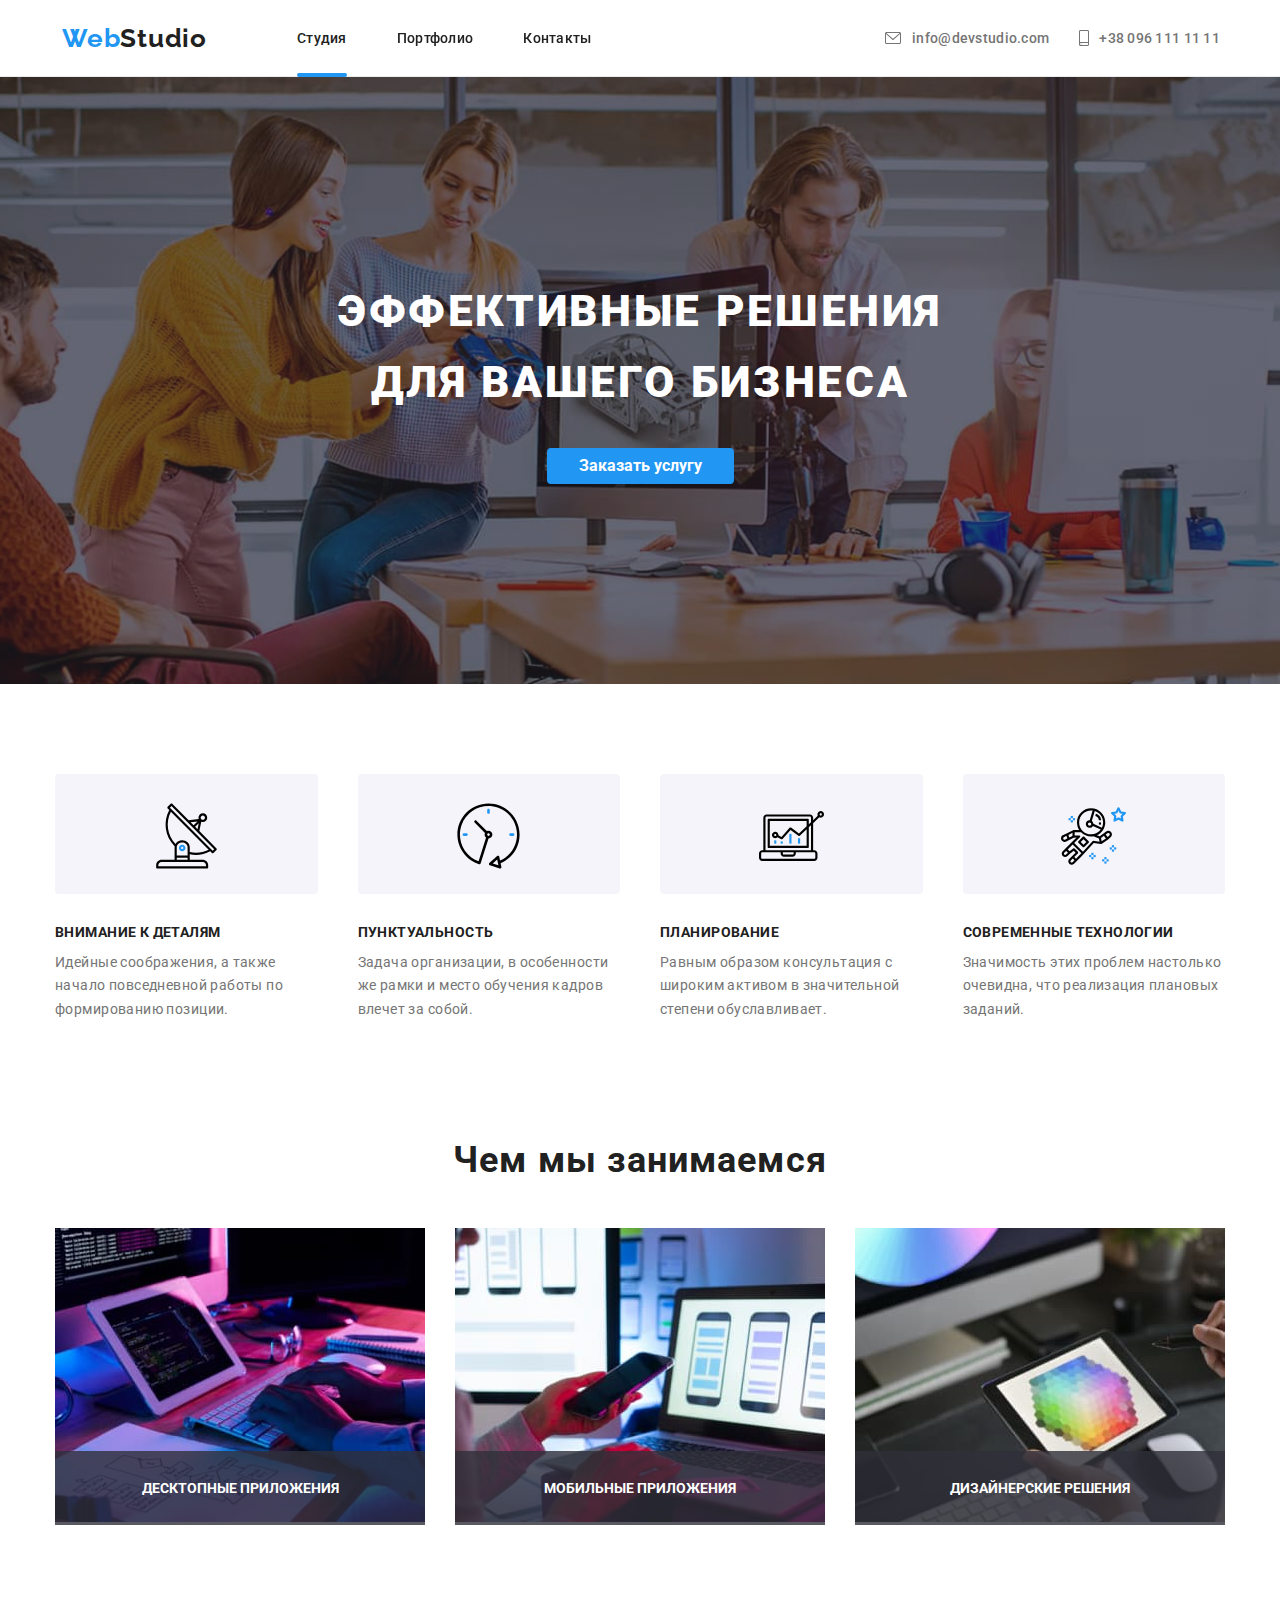
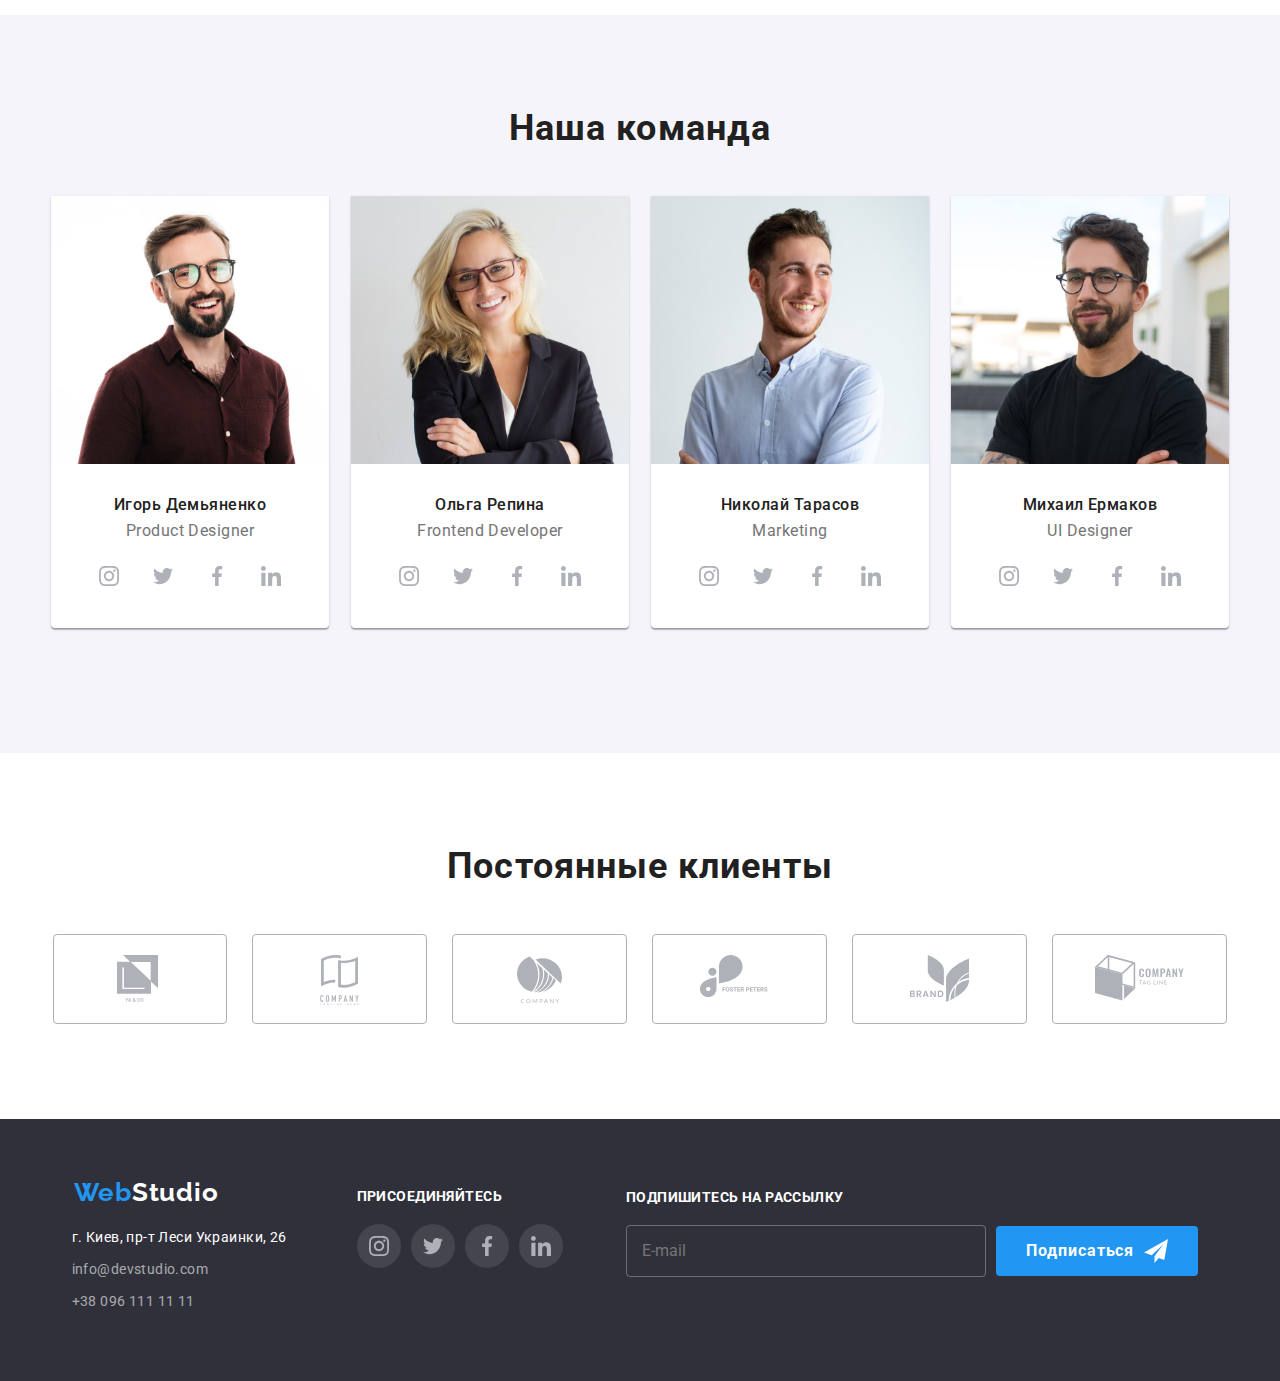
<file: index.html>
<!DOCTYPE html>
<html lang="ru">

<head>
    <meta charset="UTF-8">
    <meta name="viewport" content="width=device-width, initial-scale=1.0">

    <link rel="preconnect" href="https://fonts.gstatic.com">
    <link href="https://fonts.googleapis.com/css2?family=Raleway:wght@400;500;700;900&display=swap" rel="stylesheet">
    <link
        href="https://fonts.googleapis.com/css2?family=Raleway:wght@400;500;700;900&family=Roboto:wght@700&display=swap"
        rel="stylesheet">
    <link rel="stylesheet" href="./css/eric-meyer-reset.min_.css">
    <link rel="stylesheet" href="./css/mine.min.css">
    <title>Web Studio</title>
</head>

<body>
    <header>
        <div class="header-container">
            <div class="logo-container">
                <a class="nav-logo" href="./index.html">
                    <span class="nav-logo-web">
                        <span class="nav-logo-web-decoration">V</span>eb<span
                            class="nav-logo-web-decoration-studio">Studio</span>
                    </span>
                </a>

                <button class="header-btn">
                    <svg class="header-icon icon-burger" width="24" height="16">
                        <use xlink:href="sprite.svg#burger-menu"></use>

                    </svg>
                    <svg class="header-icon icon-close" width="19" height="19" style="display: none;">
                        <use xlink:href="sprite.svg#burger-close"></use>
                    </svg>
                </button>


            </div>

            <nav class="nav">
                <ul class="nav-list nav-list-link">
                    <li><a href="index.html">Студия</a></li>
                    <li><a href="portfolio.html">Портфолио</a></li>
                    <li><a href="">Контакты</a></li>
                </ul>
                <ul class="nav-list nav-list-contact">
                    <li>
                        <span>
                            <svg class="nav-list-icon icon-email">
                                <use xlink:href="sprite.svg#email"></use>
                            </svg>
                        </span>
                        <a href="mailto:info@devstudio.com">info@devstudio.com</a>
                    </li>
                    <li>
                        <span>
                            <svg class="nav-list-icon">
                                <use xlink:href="sprite.svg#tel"></use>
                            </svg>
                        </span>
                        <a href="tel:+3809611111113">+38 096 111 11 11</a>
                    </li>
                </ul>
            </nav>

        </div>
    </header>
    <main>
        <section class="hero">
            <h1>Эффективные решения <br> для вашего бизнеса</h1>
            <a class="modal-open" href="">Заказать услугу</a>
        </section>
        <section class="advantage">
            <div class="adventage-container">
                <h2 style="display: none;">Преимущество</h2>
                <ul class="advantage-list">
                    <li class="advantage-list-item">
                        <div class="advantage-list-item-wrapper">
                            <svg class="advantage-icon advantage-icon-first">
                                <use xlink:href="sprite.svg#antenna"></use>
                            </svg>
                        </div>
                        <h3>Внимание к деталям</h3>
                        <p>Идейные соображения, а также начало повседневной работы по формированию позиции.</p>

                    </li>
                    <li class="advantage-list-item">
                        <div class="advantage-list-item-wrapper">
                            <svg class="advantage-icon">
                                <use xlink:href="sprite.svg#clock"></use>
                            </svg>
                        </div>
                        <h3>Пунктуальность</h3>
                        <p>Задача организации, в особенности же рамки и место обучения кадров влечет за собой.</p>
                    </li>
                    <li class="advantage-list-item">
                        <div class="advantage-list-item-wrapper">
                            <svg class="advantage-icon">
                                <use xlink:href="sprite.svg#comp"></use>
                            </svg>
                        </div>
                        <h3>Планирование</h3>
                        <p>Равным образом консультация с широким активом в значительной степени обуславливает.</p>
                    </li>
                    <li class="advantage-list-item">
                        <div class="advantage-list-item-wrapper">
                            <svg class="advantage-icon">
                                <use xlink:href="sprite.svg#astronavt"></use>
                            </svg>
                        </div>
                        <h3>Современные технологии</h3>
                        <p>Значимость этих проблем настолько очевидна, что реализация плановых заданий.</p>
                    </li>
                </ul>
            </div>
        </section>
        <section class="activity">
            <div class="activity-container">
                <h2>Чем мы занимаемся</h2>

                <ul class="activity-list">
                    <li><img src="./image/section_3_1.jpg" alt="ноутбук" width="370" height="294">
                        <p class="activity-name">
                            Десктопные приложения
                        </p>
                    </li>
                    <li><img src="./image/section_3_2.jpg" alt="смартфон" width="370" height="294">
                        <p class="activity-name">
                            Мобильные приложения
                        </p>
                    </li>
                    <li><img src="./image/section_3_3.jpg" alt="компьютер" width="370" height="294">
                        <p class="activity-name">
                            Дизайнерские решения
                        </p>
                    </li>
                </ul>
            </div>

        </section>
        <section class="team">
            <div class="team-container">
                <h2>Наша команда</h2>
                <ul class="team-employer">
                    <li class="team-employer-item">
                        <img srcset="./image/section_4_1.jpg 1x, ./image/section_4_1x2.jpg 2x"
                            src="./image/section_4_1.jpg" alt="Фото дизайнера" width="100%">
                        <h3>Игорь Демьяненко</h3>
                        <p lang="en">Product Designer</p>

                        <ul class="team-socials">
                            <li>
                                <a href="" title="instagramm">
                                    <svg class="team-socials-icon">
                                        <use xlink:href="sprite.svg#instagram"></use>
                                    </svg>
                                </a>
                            </li>
                            <li>
                                <a href="" title="twitter">
                                    <svg class="team-socials-icon">
                                        <use xlink:href="sprite.svg#twitter"></use>
                                    </svg>
                                </a>
                            </li>
                            <li>
                                <a href="" title="faceboock">
                                    <svg class="team-socials-icon">
                                        <use xlink:href="sprite.svg#facebook"></use>
                                    </svg>
                                </a>
                            </li>

                            <li>
                                <a href="" title="linkedin">
                                    <svg class="team-socials-icon">
                                        <use xlink:href="sprite.svg#linkedin"></use>
                                    </svg>
                                </a>
                            </li>
                        </ul>

                    </li>
                    <li class="team-employer-item">
                        <img srcset="./image/section_4_2.jpg 1x, ./image/section_4_2x2.jpg 2x"
                            src="./image/section_4_2.jpg" alt="Фото разработчика" width="100%">
                        <h3>Ольга Репина</h3>
                        <p lang="en">Frontend Developer</p>
                        <ul class="team-socials">
                            <li>
                                <a href="" title="instagramm">
                                    <svg class="team-socials-icon">
                                        <use xlink:href="sprite.svg#instagram"></use>
                                    </svg>
                                </a>
                            </li>
                            <li>
                                <a href="" title="twitter">
                                    <svg class="team-socials-icon">
                                        <use xlink:href="sprite.svg#twitter"></use>
                                    </svg>
                                </a>
                            </li>
                            <li>
                                <a href="" title="faceboock">
                                    <svg class="team-socials-icon">
                                        <use xlink:href="sprite.svg#facebook"></use>
                                    </svg>
                                </a>
                            </li>

                            <li>
                                <a href="" title="linkedin">
                                    <svg class="team-socials-icon">
                                        <use xlink:href="sprite.svg#linkedin"></use>
                                    </svg>
                                </a>
                            </li>
                        </ul>
                    </li>
                    <li class="team-employer-item">
                        <img srcset="./image/section_4_3.jpg 1x, ./image/section_4_3x2.jpg 2x"
                            src="./image/section_4_3.jpg" alt="Фото маркетолога" width="100%">
                        <h3>Николай Тарасов</h3>
                        <p lang="en">Marketing</p>
                        <ul class="team-socials">
                            <li>
                                <a href="" title="instagramm">
                                    <svg class="team-socials-icon">
                                        <use xlink:href="sprite.svg#instagram"></use>
                                    </svg>
                                </a>
                            </li>
                            <li>
                                <a href="" title="twitter">
                                    <svg class="team-socials-icon">
                                        <use xlink:href="sprite.svg#twitter"></use>
                                    </svg>
                                </a>
                            </li>
                            <li>
                                <a href="" title="faceboock">
                                    <svg class="team-socials-icon">
                                        <use xlink:href="sprite.svg#facebook"></use>
                                    </svg>
                                </a>
                            </li>

                            <li>
                                <a href="" title="linkedin">
                                    <svg class="team-socials-icon">
                                        <use xlink:href="sprite.svg#linkedin"></use>
                                    </svg>
                                </a>
                            </li>
                        </ul>
                    </li>
                    <li class="team-employer-item">
                        <img srcset="./image/section_4_4.jpg 1x, ./image/section_4_4x2.jpg 2x"
                            src="./image/section_4_4.jpg" alt="Фото дизайнера" width="100%">
                        <h3>Михаил Ермаков</h3>
                        <p lang="en">UI Designer</p>
                        <ul class="team-socials">
                            <li>
                                <a href="" title="instagramm">
                                    <svg class="team-socials-icon">
                                        <use xlink:href="sprite.svg#instagram"></use>
                                    </svg>
                                </a>
                            </li>
                            <li>
                                <a href="" title="twitter">
                                    <svg class="team-socials-icon">
                                        <use xlink:href="sprite.svg#twitter"></use>
                                    </svg>
                                </a>
                            </li>
                            <li>
                                <a href="" title="faceboock">
                                    <svg class="team-socials-icon">
                                        <use xlink:href="sprite.svg#facebook"></use>
                                    </svg>
                                </a>
                            </li>

                            <li>
                                <a href="" title="linkedin">
                                    <svg class="team-socials-icon">
                                        <use xlink:href="sprite.svg#linkedin"></use>
                                    </svg>
                                </a>
                            </li>
                        </ul>
                    </li>
                </ul>
            </div>
        </section>
        <section class="partners">
            <div class="partners-container">
                <h2 class="partners-header">Постоянные клиенты</h2>
                <ol class="partners-list">
                    <li>
                        <a class="partners-link" href="" title="ya&go">
                            <svg class="partners-icon">
                                <use xlink:href="sprite.svg#yaGo"></use>
                            </svg>
                        </a>
                    </li>
                    <li>
                        <a class="partners-link" href="" title="tagline">
                            <svg class="partners-icon">
                                <use xlink:href="sprite.svg#tagline"></use>
                            </svg>
                        </a>
                    </li>
                    <li>
                        <a class="partners-link" href="" title="sber">
                            <svg class="partners-icon">
                                <use xlink:href="sprite.svg#sber"></use>
                            </svg>
                        </a>
                    </li>
                    <li>
                        <a class="partners-link foster_pepers" href="" title="foster pepers">
                            <svg class="partners-icon">
                                <use xlink:href="sprite.svg#foster_pepers"></use>
                            </svg>
                        </a>
                    </li>
                    <li>
                        <a class="partners-link brand" href="" title="brand">
                            <svg class="partners-icon">
                                <use xlink:href="sprite.svg#brand"></use>
                            </svg>
                        </a>
                    </li>
                    <li>
                        <a class="partners-link tag" href="" title="tag">
                            <svg class="partners-icon">
                                <use xlink:href="sprite.svg#tag"></use>
                            </svg>
                        </a>
                    </li>
                </ol>
            </div>





        </section>
    </main>
    <footer class="footer">
        <div class="footer-container">
            <div class="footer-container-main">
                <div class="footer-left">
                    <a class="nav-logo" href="./index.html">
                        <span class="nav-logo-web">
                            <span class="nav-logo-web-decoration">V</span>eb<span
                                class="nav-logo-web-decoration-studio nav-logo-studio">Studio</span>
                        </span>
                    </a>
                    <address class="footer-address">
                        <div class="footer-main-informacion">
                            <ul class="footer-address-list">
                                <li>г. Киев, пр-т Леси Украинки, 26</li>
                                <li><a href="mailto:info@devstudio.com">info@devstudio.com</a></li>
                                <li><a href="tel:+3809611111113">+38 096 111 11 11</a></li>
                            </ul>

                        </div>
                    </address>


                </div>

                <div class="social-network">
                    <p>присоединяйтесь</p>
                    <ul class="team-socials">
                        <li>
                            <a href="" title="instagramm">
                                <svg class="team-socials-icon">
                                    <use xlink:href="sprite.svg#instagram"></use>
                                </svg>
                            </a>
                        </li>
                        <li>
                            <a href="" title="twitter">
                                <svg class="team-socials-icon">
                                    <use xlink:href="sprite.svg#twitter"></use>
                                </svg>
                            </a>
                        </li>
                        <li>
                            <a href="" title="faceboock">
                                <svg class="team-socials-icon">
                                    <use xlink:href="sprite.svg#facebook"></use>
                                </svg>
                            </a>
                        </li>

                        <li>
                            <a href="" title="linkedin">
                                <svg class="team-socials-icon">
                                    <use xlink:href="sprite.svg#linkedin"></use>
                                </svg>
                            </a>
                        </li>
                    </ul>
                    </li>
                    </ul>
                </div>
            </div>



            <div class="email-send">

                <form>
                    <p>Подпишитесь на рассылку</p>
                    <div class="send-email-wrapper">
                        <input id="email-send" type="email" name="email" placeholder="E-mail" />


                        <button class="btn-send" type="submit">Подписаться
                            <span>
                                <svg class="footer-send-icon">
                                    <use xlink:href="sprite.svg#telegram"></use>
                                </svg>
                            </span>
                        </button>


                    </div>

                </form>

            </div>
        </div>

    </footer>
    <div class="backdrop is-hidden">
        <div class="modal">
            <div class="modal-wrapper">
                <button class="btn-close">&#9932;</button>
                <form id="modal">
                    <b class="modal-header">Оставьте свои данные, мы вам перезвоним</b>
                    <div class="group">
                        <label class="form-label" for="name">
                            Имя
                        </label>
                        <input class="form-input" type="text" id="name" name="name">
                        <span>
                            <svg class="modal-icon">
                                <use xlink:href="sprite.svg#preson-form"></use>
                            </svg>
                        </span>
                    </div>
                    <div class="group">
                        <label class="form-label" for="tel">
                            Телефон

                        </label>
                        <input class="form-input" type="tel" id="tel" name="telephone">
                        <span>
                            <svg class="modal-icon">
                                <use xlink:href="sprite.svg#phone-form"></use>
                            </svg>
                        </span>
                    </div>
                    <div class="group">
                        <label class="form-label" for="email">
                            Почта

                        </label>
                        <input class="form-input" type="email" id="email" name="email">
                        <span>
                            <svg class="modal-icon modal-icon-mail">
                                <use xlink:href="sprite.svg#mail-form"></use>
                            </svg>
                        </span>
                    </div>
                    <div class="group">
                        <label for="comment">Коментарий</label>
                        <textarea class="form-input" id="comment" name="comment" placeholder="Введите текст">
                        </textarea>
                    </div>
                    <div class="check">
                        <label class="check-label">
                            <input id="licensed" name="licensed" type="checkbox" value="licensed" />
                            <span class="check-icon"></span>
                            <span>Соглашаюсь с рассылкой и принимаю <a href="">Условия договора</a></span>
                        </label>

                    </div>



                    <button class="form-btn" type="submit">Отправить
                    </button>
                </form>
            </div>
        </div>

    </div>
    <script src="./src/main.js"></script>
</body>

</html>
</file>
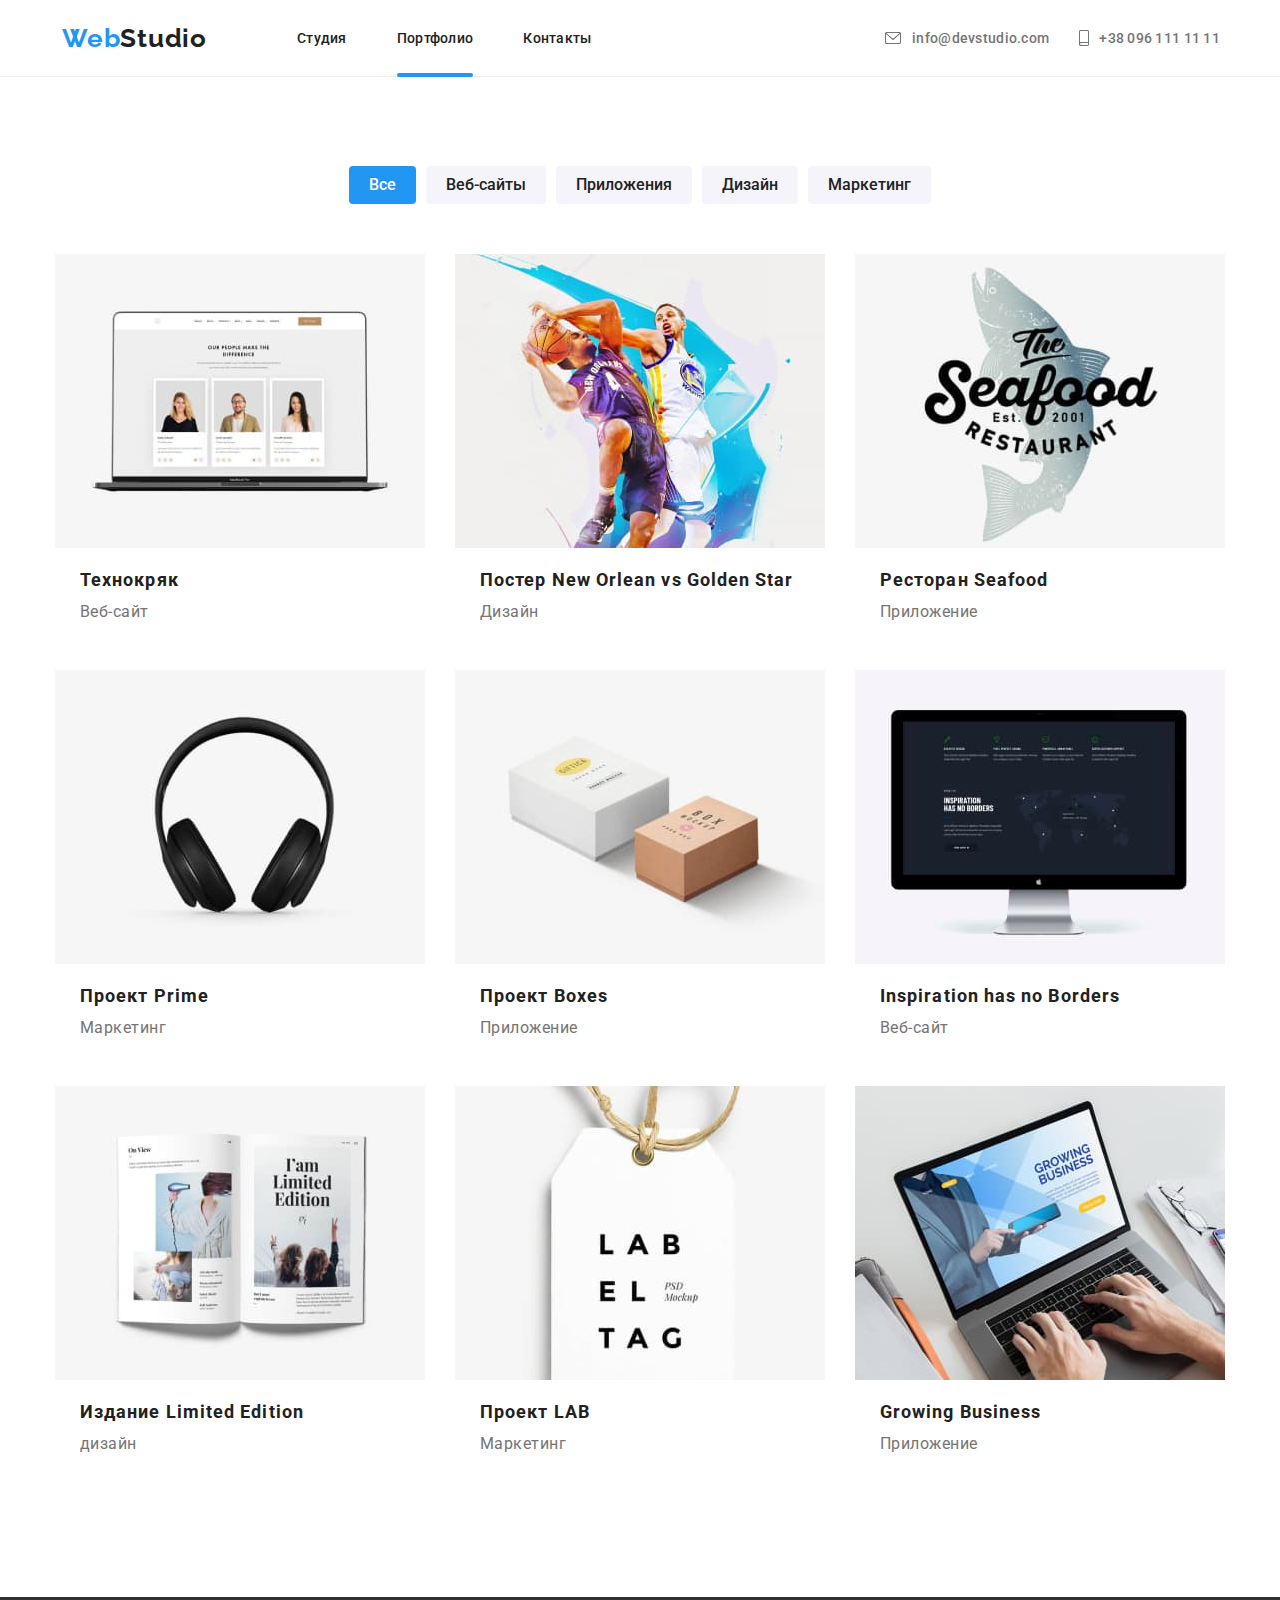
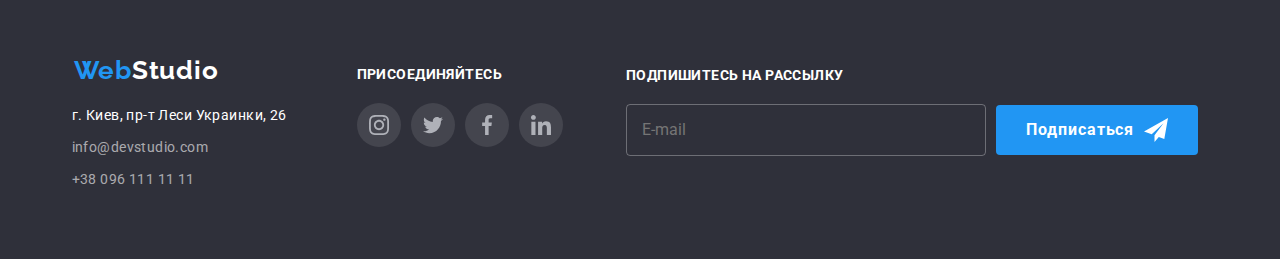
<file: portfolio.html>
<!DOCTYPE html>
<html lang="ru">

<head>
    <meta charset="UTF-8">
    <meta name="viewport" content="width=device-width, initial-scale=1.0">
    <link rel="stylesheet" href="./css/portfolio.min.css">
    <link rel="preconnect" href="https://fonts.gstatic.com">
    <link href="https://fonts.googleapis.com/css2?family=Raleway:wght@400;500;700;900&display=swap" rel="stylesheet">
    <link
        href="https://fonts.googleapis.com/css2?family=Raleway:wght@400;500;700;900&family=Roboto:wght@700&display=swap"
        rel="stylesheet">
    <link rel="stylesheet" href="./css/eric-meyer-reset.min_.css">
    <title>Web Studio</title>
</head>

<body>
    <header>
        <div class="header-container">
            <div class="logo-container">
                <a class="nav-logo" href="./index.html">
                    <span class="nav-logo-web">
                        <span class="nav-logo-web-decoration">V</span>eb<span
                            class="nav-logo-web-decoration-studio">Studio</span>
                    </span>
                </a>

                <button class="header-btn">
                    <svg class="header-icon icon-burger" width="24" height="16">
                        <use xlink:href="sprite.svg#burger-menu"></use>

                    </svg>
                    <svg class="header-icon icon-close" width="19" height="19" style="display: none;">
                        <use xlink:href="sprite.svg#burger-close"></use>
                    </svg>
                </button>


            </div>

            <nav class="nav">
                <ul class="nav-list nav-list-link">
                    <li><a href="index.html">Студия</a></li>
                    <li><a href="portfolio.html">Портфолио</a></li>
                    <li><a href="">Контакты</a></li>
                </ul>
                <ul class="nav-list nav-list-contact">
                    <li>
                        <span>
                            <svg class="nav-list-icon icon-email">
                                <use xlink:href="sprite.svg#email"></use>
                            </svg>
                        </span>
                        <a href="mailto:info@devstudio.com">info@devstudio.com</a>
                    </li>
                    <li>
                        <span>
                            <svg class="nav-list-icon">
                                <use xlink:href="sprite.svg#tel"></use>
                            </svg>
                        </span>
                        <a href="tel:+3809611111113">+38 096 111 11 11</a>
                    </li>
                </ul>
            </nav>

        </div>
    </header>

    <main>
        <section class="partfolio">
            <div class="partfolio-container">
                <h2 style="display: none;">Примеры наших работ</h2>
                <div class="partfolio-nav">
                    <ol class="partfolio-nav-list">
                        <li class="all active">Все</li>
                        <li class="page">Веб-сайты</li>
                        <li class="apps">Приложения</li>
                        <li class="design">Дизайн</li>
                        <li class="marketing">Маркетинг</li>
                    </ol>
                </div>
                <div class="partfolio-examples">
                    <ol class="partfolio-examples-list">
                        <li class="page">
                            <a href="">
                                <div class="partfolio-box-wrapper">
                                    <div class="img-box">
                                        <img srcset="./image/portfolio/portfolio-1.jpg 1x, ./image/portfolio/portfolio-1@2.jpg 2x"
                                            src="./image/portfolio/portfolio-1.jpg" alt="ноутбук" width="100%">
                                        <div class="overlay">
                                            <p>Технокряк это современная площадка распространения коронавируса. Компании
                                                используют эту платформу для цифрового шпионажа и атак на защищённые
                                                сервера конкурентов.
                                            </p>
                                        </div>
                                    </div>

                                    <h3>Технокряк</h3>
                                    <p>Веб-сайт</p>
                                </div>
                            </a>
                        </li>
                        <li class="design">
                            <a href="">
                                <div class="partfolio-box-wrapper">


                                    <div class="img-box">
                                        <img srcset="./image/portfolio/portfolio-2.jpg 1x, ./image/portfolio/portfolio-2@2.jpg 2x"
                                            src="./image/portfolio/portfolio-2.jpg" alt="баскетболисты" width="100%">
                                        <div class="overlay">
                                            <p>Технокряк это современная площадка распространения коронавируса. Компании
                                                используют эту платформу для цифрового шпионажа и атак на защищённые
                                                сервера конкурентов.
                                            </p>
                                        </div>
                                    </div>
                                    <h3>Постер <span lang="en">New Orlean vs Golden Star</span></h3>
                                    <p>Дизайн</p>
                                </div>
                            </a>
                        </li>
                        <li class="apps">
                            <a href="">
                                <div class="partfolio-box-wrapper">
                                    <div class="img-box">
                                        <img srcset="./image/portfolio/portfolio-3.jpg 1x, ./image/portfolio/portfolio-3@2.jpg 2x"
                                            src="./image/portfolio/portfolio-3.jpg" alt="рыба" width="100%">
                                        <div class="overlay">
                                            <p>Технокряк это современная площадка распространения коронавируса.
                                                Компании
                                                используют эту платформу для цифрового шпионажа и атак на защищённые
                                                сервера конкурентов.
                                            </p>
                                        </div>
                                    </div>

                                    <h3>Ресторан <span lang="en">Seafood</span></h3>
                                    <p>Приложение</p>
                                </div>
                            </a>
                        </li>
                        <li class="marketing">
                            <a href="">
                                <div class="partfolio-box-wrapper">
                                    <div class="img-box">
                                        <img srcset="./image/portfolio/portfolio-4.jpg 1x, ./image/portfolio/portfolio-4@2.jpg 2x"
                                            src="./image/portfolio/portfolio-4.jpg" alt="наушники" width="100%">
                                        <div class="overlay">
                                            <p>Технокряк это современная площадка распространения коронавируса.
                                                Компании
                                                используют эту платформу для цифрового шпионажа и атак на защищённые
                                                сервера конкурентов.
                                            </p>
                                        </div>
                                    </div>

                                    <h3>Проект <span lang="en">Prime</span></h3>
                                    <p>Маркетинг</p>
                                </div>
                            </a>
                        </li>
                        <li class="apps">
                            <a href="">
                                <div class="partfolio-box-wrapper">
                                    <div class="img-box">
                                        <img srcset="./image/portfolio/portfolio-5.jpg 1x, ./image/portfolio/portfolio-5@2.jpg 2x"
                                            src="./image/portfolio/portfolio-5.jpg" alt="коробки" width="100%">

                                        <div class="overlay">
                                            <p>Технокряк это современная площадка распространения коронавируса.
                                                Компании
                                                используют эту платформу для цифрового шпионажа и атак на защищённые
                                                сервера конкурентов.
                                            </p>
                                        </div>
                                    </div>

                                    <h3>Проект <span lang="en">Boxes</span></h3>
                                    <p>Приложение</p>
                                </div>
                            </a>
                        </li>
                        <li class="page">
                            <a href="">
                                <div class="partfolio-box-wrapper">

                                    <div class="img-box">

                                        <img srcset="./image/portfolio/portfolio-6.jpg 1x, ./image/portfolio/portfolio-6@2.jpg 2x"
                                            src="./image/portfolio/portfolio-6.jpg" alt="монитор" width="100%">



                                        <div class="overlay">
                                            <p>Технокряк это современная площадка распространения коронавируса.
                                                Компании
                                                используют эту платформу для цифрового шпионажа и атак на защищённые
                                                сервера конкурентов.
                                            </p>
                                        </div>
                                    </div>

                                    <h3 lang="en">Inspiration has no Borders</h3>
                                    <p>Веб-сайт</p>
                                </div>
                            </a>
                        </li>
                        <li class="design">
                            <a href="">
                                <div class="partfolio-box-wrapper">
                                    <div class="img-box">

                                        <img srcset="./image/portfolio/portfolio-7.jpg 1x, ./image/portfolio/portfolio-7@2.jpg 2x"
                                            src="./image/portfolio/portfolio-7.jpg" alt="баскетболисты" width="100%">


                                        <div class="overlay">
                                            <p>Технокряк это современная площадка распространения коронавируса.
                                                Компании
                                                используют эту платформу для цифрового шпионажа и атак на защищённые
                                                сервера конкурентов.
                                            </p>
                                        </div>
                                    </div>

                                    <h3>Издание <span lang="en">Limited Edition</span></h3>
                                    <p>дизайн</p>
                                </div>
                            </a>
                        </li>
                        <li class="marketing">
                            <a href="">
                                <div class="partfolio-box-wrapper">
                                    <div class="img-box">

                                        <img srcset="./image/portfolio/portfolio-8.jpg 1x, ./image/portfolio/portfolio-8@2.jpg 2x"
                                            src="./image/portfolio/portfolio-8.jpg" alt="этикетка" width="100%">


                                        <div class="overlay">
                                            <p>Технокряк это современная площадка распространения коронавируса.
                                                Компании
                                                используют эту платформу для цифрового шпионажа и атак на защищённые
                                                сервера конкурентов.
                                            </p>
                                        </div>
                                    </div>

                                    <h3>Проект <span lang="en">LAB</span></h3>
                                    <p>Маркетинг</p>
                                </div>
                            </a>
                        </li>
                        <li class="apps">
                            <a href="">
                                <div class="partfolio-box-wrapper">
                                    <div class="img-box">

                                        <img srcset="./image/portfolio/portfolio-9.jpg 1x, ./image/portfolio/portfolio-9@2.jpg 2x"
                                            src="./image/portfolio/portfolio-9.jpg" alt="баскетболисты" width="100%">


                                        <div class="overlay">
                                            <p>Технокряк это современная площадка распространения коронавируса.
                                                Компании
                                                используют эту платформу для цифрового шпионажа и атак на защищённые
                                                сервера конкурентов.
                                            </p>
                                        </div>
                                    </div>

                                    <h3 lang="en">Growing Business</h3>
                                    <p>Приложение</p>
                                </div>
                            </a>
                        </li>

                    </ol>
                </div>
            </div>


        </section>
    </main>
    <footer class="footer">
        <div class="footer-container">
            <div class="footer-container-main">
                <div class="footer-left">
                    <a class="nav-logo" href="./index.html">
                        <span class="nav-logo-web">
                            <span class="nav-logo-web-decoration">V</span>eb<span
                                class="nav-logo-web-decoration-studio nav-logo-studio">Studio</span>
                        </span>
                    </a>
                    <address class="footer-address">
                        <div class="footer-main-informacion">
                            <ul class="footer-address-list">
                                <li>г. Киев, пр-т Леси Украинки, 26</li>
                                <li><a href="mailto:info@devstudio.com">info@devstudio.com</a></li>
                                <li><a href="tel:+3809611111113">+38 096 111 11 11</a></li>
                            </ul>

                        </div>
                    </address>


                </div>

                <div class="social-network">
                    <p>присоединяйтесь</p>
                    <ul class="team-socials">
                        <li>
                            <a href="" title="instagramm">
                                <svg class="team-socials-icon">
                                    <use xlink:href="sprite.svg#instagram"></use>
                                </svg>
                            </a>
                        </li>
                        <li>
                            <a href="" title="twitter">
                                <svg class="team-socials-icon">
                                    <use xlink:href="sprite.svg#twitter"></use>
                                </svg>
                            </a>
                        </li>
                        <li>
                            <a href="" title="faceboock">
                                <svg class="team-socials-icon">
                                    <use xlink:href="sprite.svg#facebook"></use>
                                </svg>
                            </a>
                        </li>

                        <li>
                            <a href="" title="linkedin">
                                <svg class="team-socials-icon">
                                    <use xlink:href="sprite.svg#linkedin"></use>
                                </svg>
                            </a>
                        </li>
                    </ul>
                    </li>
                    </ul>
                </div>
            </div>



            <div class="email-send">

                <form>
                    <p>Подпишитесь на рассылку</p>
                    <div class="send-email-wrapper">
                        <input id="email-send" type="email" name="email" placeholder="E-mail" />


                        <button class="btn-send" type="submit">Подписаться
                            <span>
                                <svg class="footer-send-icon">
                                    <use xlink:href="sprite.svg#telegram"></use>
                                </svg>
                            </span>
                        </button>


                    </div>

                </form>

            </div>
        </div>

    </footer>
</body>
<script src="./src/partfolio.js"></script>

</html>
</file>
<file: css/mine.min.css>
*{text-decoration:none;list-style:none;font-family:'Roboto', sans-serif;color:#212121;box-sizing:border-box}.header-container{padding:15px;margin-left:auto;margin-right:auto}@media screen and (min-width: 480px){.header-container{max-width:600px}}@media screen and (min-width: 768px){.header-container{max-width:1000px}}@media screen and (min-width: 1200px){.header-container{max-width:1200px}}.header-container .logo-container{display:flex;justify-content:space-between;align-items:center}@media screen and (min-width: 768px){.header-container{padding:0 20px}}.header-btn{margin:0;padding:0;border:none;transition:all 0.25s cubic-bezier(0.4, 0, 0.2, 1)}.header-btn:hover,.header-btn:focus{fill:#2196F3}.header-btn:active{border:none}header{position:relative}header::after{display:block;content:"";position:absolute;left:0;bottom:-1px;width:100%;height:1px;background-color:#ECECEC}.nav{position:absolute;top:54px;right:0;width:100%;background:#fff;z-index:2;padding:60px 0;display:flex;flex-direction:column;align-items:center}.nav .nav-list{font-family:'Roboto';font-size:14px;font-weight:500;letter-spacing:0.02em}@media screen and (min-width: 768px){.nav{position:static;padding:0;flex-direction:row;justify-content:space-between}.header-btn{display:none}.header-container{display:flex;justify-content:space-between;align-items:center}.nav-list-contact a{padding:0}}.nav-list-link li{position:relative;text-align:center}.nav-list-link li::before{content:"";position:absolute;width:100%;height:4px;bottom:-2px;left:0;border-radius:2px;overflow:hidden;color:black;background-color:#2196F3;opacity:0;transition:all 0.25s cubic-bezier(0.4, 0, 0.2, 1)}.nav-list-link li:hover::before{opacity:0.5}.nav-list-link .active-link{position:relative}.nav-list-link .active-link::before{content:"";position:absolute;width:100%;height:4px;bottom:-2px;left:0;border-radius:2px;overflow:hidden;opacity:1;color:black;background-color:#2196F3;transition:all 0.25s cubic-bezier(0.4, 0, 0.2, 1)}@media screen and (min-width: 1200px){.nav .nav-list li{padding-top:30px;padding-bottom:30px}.logo-container .nav-logo{font-size:26px}}@media screen and (max-width: 767px){.nav-list-link{margin-bottom:60px}.nav-list-link li:not(:last-child){margin-bottom:40px}.nav-list{display:flex;flex-direction:column;align-items:center}.nav-list-contant{padding-bottom:60px}.header-container .nav{display:none}}@media screen and (min-width: 768px){.nav-list-link{display:flex;justify-content:space-between;align-items:center;margin-left:90px}.nav-list-link li{margin-right:50px}.nav-list.nav-list-link li{padding-top:30px;padding-bottom:30px}}.nav-list li{padding:10px 0}.nav-list li:hover a,.nav-list li:hover svg{color:#2196F3;fill:#2196F3}.nav-list-contact a{color:#757575;transition:all 0.25s cubic-bezier(0.4, 0, 0.2, 1)}.nav-list a{transition:all 0.25s cubic-bezier(0.4, 0, 0.2, 1)}@media screen and (min-width: 1200px){.nav-list-contact{display:flex;justify-content:space-between}.nav-list-contact li{margin-left:30px}}.nav-list-contact li{display:flex;align-items:center}.nav-list-icon{width:10px;height:16px;display:block;margin-right:10px;fill:#757575}.icon-email{width:18px;height:12px;transition:all 0.25s cubic-bezier(0.4, 0, 0.2, 1)}.nav-logo{padding-left:10px;font-style:normal;font-family:'Raleway', sans-serif;font-size:24px;font-weight:700;letter-spacing:0.03em}.nav-logo-web,.nav-logo-web-decoration{color:#2196F3}.nav-logo-web-decoration{text-shadow:-8px 0px 0px #2196F3;text-shadow:-8px 0px 0px #2196F3;text-shadow:-8px 0px 0px #2196F3}.nav-logo-web .nav-logo-web-decoration-studio{color:#212121}.hero{background-size:cover;background-position:center;background-repeat:no-repeat;text-align:center;padding-bottom:120px}.hero h1{padding:120px 0 30px;color:#FFFFFF;text-transform:uppercase;font-size:26px;font-weight:900;line-height:1.615;letter-spacing:0.06em;text-align:center}.modal-open{display:inline-block;background-color:#2196F3;padding:10px 32px;border-radius:4px;text-align:center;color:#FFFFFF;font-size:16px;font-weight:700}@media screen and (max-width: 480px){.hero{background-image:linear-gradient(to top, rgba(47,48,58,0.4), rgba(47,48,58,0.4)),url("../image/hero/Header-480.jpg")}}@media screen and (max-width: 480px) and (min-device-pixel-ratio: 2), screen and (max-width: 480px) and (min-resolution: 192dpi), screen and (max-width: 480px) and (min-resolution: 2dppx){.hero{background-image:linear-gradient(to top, rgba(47,48,58,0.4), rgba(47,48,58,0.4)),url("../image/hero/Header@2x-480.jpg")}}@media screen and (min-width: 481px){.hero{background-image:linear-gradient(to top, rgba(47,48,58,0.4), rgba(47,48,58,0.4)),url("../image/hero/Header-768.jpg")}}@media screen and (min-width: 481px) and (min-device-pixel-ratio: 2), screen and (min-width: 481px) and (min-resolution: 192dpi), screen and (min-width: 481px) and (min-resolution: 2dppx){.hero{background-image:linear-gradient(to top, rgba(47,48,58,0.4), rgba(47,48,58,0.4)),url("../image/hero/Header@2x-768.jpg")}}@media screen and (min-width: 1200px){.hero{background-image:linear-gradient(to top, rgba(47,48,58,0.4), rgba(47,48,58,0.4)),url("../image/hero/Header-1200.jpg")}}@media screen and (min-width: 1200px) and (min-device-pixel-ratio: 2), screen and (min-width: 1200px) and (min-resolution: 192dpi), screen and (min-width: 1200px) and (min-resolution: 2dppx){.hero{background-image:linear-gradient(to top, rgba(47,48,58,0.4), rgba(47,48,58,0.4)),url("../image/hero/Header-@2x-1200.jpg")}}@media screen and (min-width: 1200px){.hero{padding:200px 0}.hero h1{padding:0;font-size:44px}.hero .modal-open{margin-top:30px}}.adventage-container{padding:60px 15px;margin-left:auto;margin-right:auto}@media screen and (min-width: 480px){.adventage-container{max-width:600px}}@media screen and (min-width: 768px){.adventage-container{max-width:1000px}}@media screen and (min-width: 1200px){.adventage-container{max-width:1200px}}@media screen and (min-width: 768px){.adventage-container{padding-bottom:0}}@media screen and (min-width: 1200px){.adventage-container{padding:90px 15px}}.advantage-list{display:flex;flex-direction:column;align-items:center;margin:0 auto}@media screen and (max-width: 767px){.advantage-list .advantage-list{margin-left:-30px;margin-right:-30px}.advantage-list .advantage-list-item{flex-basis:calc(100%-60px)}}.advantage-list .advantage-list-item:not(:last-child){margin-bottom:30px}@media screen and (min-width: 768px) and (max-width: 1199px){.advantage-list{flex-direction:row;flex-wrap:wrap;align-items:center;justify-content:space-around;margin-left:-15px;margin-right:-15px}.advantage-list .advantage-list-item{flex-basis:calc((100% - 60px) / 2);margin-bottom:30px}.advantage-list .advantage-list-item p{min-height:80px}}@media screen and (min-width: 1200px){.advantage-list{flex-direction:row;align-items:center;justify-content:space-between;margin-left:0;margin-right:0}.advantage-list .advantage-list-item{flex-basis:calc((100% - 120px) / 4);margin-bottom:30px}}.advantage-list-item-wrapper{height:120px;border-radius:4px;margin-bottom:30px;background-color:#F5F4FA;border:2px solid transparent;transition:all 0.25s cubic-bezier(0.4, 0, 0.2, 1)}.advantage-list-item-wrapper svg{display:block;margin:25px auto;width:65px;height:70px}.advantage-list-item-wrapper:hover{border:2px solid #2196F3;fill:#2196F3}.advantage-list-item h3{text-transform:uppercase;font-size:14px;font-weight:700;line-height:1.172;letter-spacing:0.03em;text-align:center}@media screen and (min-width: 768px){.advantage-list-item h3{text-align:left}}.advantage-list-item p{margin-top:10px;color:#757575;font-size:14px;font-weight:400;line-height:1.714;letter-spacing:0.03em}.activity{display:none}@media screen and (min-width: 1200px){.activity{display:block}}.activity .activity-container{margin-left:auto;margin-right:auto;padding-bottom:90px}@media screen and (min-width: 480px){.activity .activity-container{max-width:600px}}@media screen and (min-width: 768px){.activity .activity-container{max-width:1000px}}@media screen and (min-width: 1200px){.activity .activity-container{max-width:1200px}}.activity-list{display:flex;justify-content:center;margin-top:50px}.activity-list li{position:relative}.activity-list li .activity-name{position:absolute;bottom:0;left:0;color:#fff;width:100%;font-size:14px;font-weight:700;text-align:center;text-transform:uppercase;padding:30px 0;background-color:rgba(47,48,58,0.8)}.activity-list li:not(:last-child){margin-right:30px}.activity h2{font-size:36px;font-weight:700;letter-spacing:0.03em;text-align:center}.team{background-color:#F5F4FA}.team-container{padding-left:15px;padding-right:15px;margin-left:auto;margin-right:auto}@media screen and (min-width: 480px){.team-container{max-width:600px}}@media screen and (min-width: 768px){.team-container{max-width:1000px}}@media screen and (min-width: 1200px){.team-container{max-width:1200px}}.team h2,.partners-header{padding-top:60px;font-size:28px;font-weight:700;letter-spacing:0.03em;text-align:center}@media screen and (min-width: 1200px){.team h2,.partners-header{padding-top:95px;font-size:36px}}.team-employer{display:flex;flex-direction:column;justify-content:center;margin-top:50px;padding-bottom:95px;text-align:center}@media screen and (max-width: 767px){.team-employer .team-employer-item:not(:last-child){margin-bottom:30px}}@media screen and (min-width: 768px){.team-employer{flex-direction:row;flex-wrap:wrap;justify-content:center;justify-content:space-around;margin-left:-15px;margin-right:-15px}.team-employer .team-employer-item{flex-basis:calc((100% - 60px)/2);margin-bottom:30px}}@media screen and (min-width: 1200px){.team-employer .team-employer-item{flex-basis:calc((100% - 90px) / 4)}}.team-employer>li{background-color:#fff;box-shadow:0px 1px 3px rgba(0,0,0,0.12),0px 1px 1px rgba(0,0,0,0.14),0px 2px 1px rgba(0,0,0,0.2);border-radius:0px 0px 4px 4px;padding-bottom:30px}.team-employer h3{margin-top:30px;font-size:16px;font-weight:500;letter-spacing:0.03em}.team-employer p{margin-top:10px;color:#757575;font-size:16px;font-weight:400;letter-spacing:0.03em}.team-socials{display:flex;justify-content:center;margin-top:15px}.team-socials li{border-radius:50%;transition:all 0.25s cubic-bezier(0.4, 0, 0.2, 1)}.team-socials li:hover,.team-socials li .team-socials-icon:hover{background-color:#2196F3;fill:#fff}.team-socials li:not(:last-child){margin-right:10px}.team-socials-icon{display:block;width:44px;height:44px;border-radius:50%;fill:#AFB1B8;transition:all 0.25s cubic-bezier(0.4, 0, 0.2, 1)}.partners-container{padding-left:15px;padding-right:15px;margin-left:auto;margin-right:auto}@media screen and (min-width: 480px){.partners-container{max-width:600px}}@media screen and (min-width: 768px){.partners-container{max-width:1000px}}@media screen and (min-width: 1200px){.partners-container{max-width:1200px}}@media screen and (min-width: 1200px){.partners-container{padding-left:0px;padding-right:0px;padding-bottom:95px}}.partners-list{display:flex;flex-wrap:wrap;margin-top:50px;margin-left:-15px;margin-right:-15px;justify-content:space-between}@media screen and (min-width: 1200px){.partners-list{margin-left:0px;margin-right:0px;flex-wrap:nowrap}}.partners-list li{margin:0 auto;flex-basis:calc((100% - 2 * 30px) / 2);height:90px;border:1px solid #AFB1B8;border-radius:4px;margin-bottom:30px}@media screen and (min-width: 768px){.partners-list li{flex-basis:calc((100% - 3 * 30px) / 3)}}@media screen and (min-width: 1200px){.partners-list li{flex-basis:calc((100% - 5 * 30px) / 6)}}.partners-list li:hover .partners-link svg,.partners-list li:hover{border-color:#2196F3;fill:#2196F3}@media screen and (min-width: 1200px){.partners-list li{margin-bottom:0}}.partners-icon{display:block;width:45px;height:50px;fill:#AFB1B8;margin:20px auto;transition:all 0.25s cubic-bezier(0.4, 0, 0.2, 1)}.foster_pepers .partners-icon{width:80px;height:43px}.brand .partners-icon{width:59px;height:47px}.tag .partners-icon{width:89px;height:46px}.partners-list .partners-link{display:block}.footer{background-color:#2F303A;font-family:'Roboto', sans-serif}.footer-container{padding:60px 15px;margin-left:auto;margin-right:auto}@media screen and (min-width: 480px){.footer-container{max-width:600px}}@media screen and (min-width: 768px){.footer-container{max-width:1000px}}@media screen and (min-width: 1200px){.footer-container{max-width:1200px}}@media screen and (min-width: 1200px){.footer-container{padding:60px 0;display:flex;justify-content:space-around;align-items:flex-start}}.footer-container-main,.email-send{text-align:center}@media screen and (min-width: 1200px){.footer-container-main,.email-send{text-align:left}}.social-network,.email-send{margin-top:60px}@media screen and (min-width: 1200px){.social-network,.email-send{margin-top:10px}}@media screen and (min-width: 768px){.footer-container-main{display:flex;justify-content:space-around;align-items:flex-start}.social-network{margin:0}}@media screen and (min-width: 1200px){.footer-container-main{align-items:baseline}}.nav-logo-web .nav-logo-studio{color:#FFFFFF}@media screen and (min-width: 1200px){.nav-logo{font-size:26px}}.footer-address-list{margin-top:20px;text-align:center}@media screen and (min-width: 1200px){.footer-address-list{margin-right:70px;text-align:left}}.footer-address-list li{color:#fff;font-weight:400;font-size:14px;line-height:24px;letter-spacing:0.03em;margin-bottom:8px}.footer-address-list a{font-size:14px;font-weight:400;line-height:24px;color:rgba(255,255,255,0.6)}.social-network>p,.email-send p{margin-bottom:20px;text-transform:uppercase;line-height:1.17;color:#fff;font-size:14px;font-weight:700;letter-spacing:0.03em;text-align:center}@media screen and (min-width: 1200px){.social-network>p,.email-send p{text-align:left}}.social-network .team-socials li{background-color:rgba(255,255,255,0.1)}#email-send{width:360px;padding:15px;font-size:16px;font-weight:400;color:#757575;border:1px solid rgba(255,255,255,0.3);border-radius:4px;line-height:1.25;background:inherit}@media screen and (min-width: 768px){#email-send{width:450px}}@media screen and (min-width: 1200px){#email-send{width:360px}}@media screen and (min-width: 1200px){.send-email-wrapper{display:flex;justify-content:space-around;align-items:center}.send-email-wrapper .btn-send{margin:0 10px}}.btn-send{display:block;margin:20px auto 0;display:flex;align-items:center;padding:10px 30px;font-size:16px;line-height:1.875;font-weight:700;letter-spacing:0.06em;color:#fff;background-color:#2196F3;border:none;border-radius:4px;overflow:hidden}.btn-send span{margin-left:10px}.footer-send-icon{display:block;fill:#fff;width:24px;height:24px}.backdrop{position:fixed;top:0;right:0;width:100%;height:100%;background:rgba(0,0,0,0.2);transition:all 0.25s cubic-bezier(0.4, 0, 0.2, 1)}.backdrop.is-hidden{opacity:0;pointer-events:none;transition:all 0.25s cubic-bezier(0.4, 0, 0.2, 1)}.modal{position:absolute;top:50%;left:50%;transform:translate(-50%, -50%);height:650px;width:450px;background-color:#fff;padding:10px 10px;box-shadow:0px 1px 3px rgba(0,0,0,0.12),0px 1px 1px rgba(0,0,0,0.14),0px 2px 1px rgba(0,0,0,0.2);border-radius:4px;overflow:hidden}@media screen and (min-width: 768px){.modal{height:580px;width:530px}}.modal-wrapper{position:relative}.modal-wrapper .btn-close{position:absolute;top:0;right:0;font-size:12px;font-weight:900;margin-left:auto;color:#000;width:30px;height:30px;border:1px solid rgba(0,0,0,0.1);border-radius:50%;background:#fff;transition:all 0.25s cubic-bezier(0.4, 0, 0.2, 1)}.backdrop button:hover{color:#2196F3;border-color:#2196F3}#modal{padding:40px 40px}#modal .group{display:flex;flex-direction:column;margin-top:12px}.modal-header{display:block;text-align:center;font-size:20px;font-weight:700;line-height:1.5;letter-spacing:0.03em}.group label{color:#757575;font-size:12px;line-height:1.16;font-weight:400}.group input{height:40px;padding-left:40px;margin-top:5px;border:1px solid rgba(33,33,33,0.2);border-radius:4px}.group textarea{height:120px;resize:none;margin-top:5px;border:1px solid rgba(33,33,33,0.2);border-radius:4px}#modal .check{margin-top:20px}#licensed{position:absolute !important;clip:rect(1px 1px 1px 1px);clip:rect(1px, 1px, 1px, 1px);padding:0 !important;border:0 !important;height:1px !important;width:1px !important;overflow:hidden}.check-label{display:flex;align-items:center;color:#757575;font-size:16px;line-height:1.714;font-weight:400}.check-label span a{color:#2196F3;text-decoration:underline}.check-icon{display:block;margin-right:10px;width:16px;height:15px;border:2px solid #212121;border-radius:2px}#licensed:checked+.check-icon{border-color:transparent;background-color:#2196F3;background-image:url("../image/icon/check.svg");background-size:contain;background-origin:border-box}#licensed{width:15px;height:15px;margin-right:5px}.form-btn{display:block;margin:20px auto;padding:10px 55px;color:#FFF;font-size:16px;font-weight:700;line-height:1.875;background-color:#2196F3;border:none;border-radius:4px;box-shadow:0px 4px 4px rgba(0,0,0,0.15)}#modal .group{position:relative}.modal-icon{position:absolute;left:10px;bottom:10px;width:20px;height:20px;z-index:2}.modal-icon-mail{width:16px;height:12px;bottom:15px}.form-input:focus,.form-input:focus+span>.modal-icon{outline:#2196F3;border-color:#2196F3;fill:#2196F3;transition:all 0.25s cubic-bezier(0.4, 0, 0.2, 1)}#modal .form-btn:hover{color:#fff;cursor:pointer}
/*# sourceMappingURL=mine.min.css.map */
</file>
<file: css/portfolio.min.css>
*{text-decoration:none;list-style:none;font-family:'Roboto', sans-serif;color:#212121;box-sizing:border-box}.nav-logo{padding-left:10px;font-style:normal;font-family:'Raleway', sans-serif;font-size:24px;font-weight:700;letter-spacing:0.03em}.nav-logo-web,.nav-logo-web-decoration{color:#2196F3}.nav-logo-web-decoration{text-shadow:-8px 0px 0px #2196F3;text-shadow:-8px 0px 0px #2196F3;text-shadow:-8px 0px 0px #2196F3}.nav-logo-web .nav-logo-web-decoration-studio{color:#212121}.header-container{padding:15px;margin-left:auto;margin-right:auto}@media screen and (min-width: 480px){.header-container{max-width:600px}}@media screen and (min-width: 768px){.header-container{max-width:1000px}}@media screen and (min-width: 1200px){.header-container{max-width:1200px}}.header-container .logo-container{display:flex;justify-content:space-between;align-items:center}@media screen and (min-width: 768px){.header-container{padding:0 20px}}.header-btn{margin:0;padding:0;border:none;transition:all 0.25s cubic-bezier(0.4, 0, 0.2, 1)}.header-btn:hover,.header-btn:focus{fill:#2196F3}.header-btn:active{border:none}header{position:relative}header::after{display:block;content:"";position:absolute;left:0;bottom:-1px;width:100%;height:1px;background-color:#ECECEC}.nav{position:absolute;top:54px;right:0;width:100%;background:#fff;z-index:2;padding:60px 0;display:flex;flex-direction:column;align-items:center}.nav .nav-list{font-family:'Roboto';font-size:14px;font-weight:500;letter-spacing:0.02em}@media screen and (min-width: 768px){.nav{position:static;padding:0;flex-direction:row;justify-content:space-between}.header-btn{display:none}.header-container{display:flex;justify-content:space-between;align-items:center}.nav-list-contact a{padding:0}}.nav-list-link li{position:relative;text-align:center}.nav-list-link li::before{content:"";position:absolute;width:100%;height:4px;bottom:-2px;left:0;border-radius:2px;overflow:hidden;color:black;background-color:#2196F3;opacity:0;transition:all 0.25s cubic-bezier(0.4, 0, 0.2, 1)}.nav-list-link li:hover::before{opacity:0.5}.nav-list-link .active-link{position:relative}.nav-list-link .active-link::before{content:"";position:absolute;width:100%;height:4px;bottom:-2px;left:0;border-radius:2px;overflow:hidden;opacity:1;color:black;background-color:#2196F3;transition:all 0.25s cubic-bezier(0.4, 0, 0.2, 1)}@media screen and (min-width: 1200px){.nav .nav-list li{padding-top:30px;padding-bottom:30px}.logo-container .nav-logo{font-size:26px}}@media screen and (max-width: 767px){.nav-list-link{margin-bottom:60px}.nav-list-link li:not(:last-child){margin-bottom:40px}.nav-list{display:flex;flex-direction:column;align-items:center}.nav-list-contant{padding-bottom:60px}.header-container .nav{display:none}}@media screen and (min-width: 768px){.nav-list-link{display:flex;justify-content:space-between;align-items:center;margin-left:90px}.nav-list-link li{margin-right:50px}.nav-list.nav-list-link li{padding-top:30px;padding-bottom:30px}}.nav-list li{padding:10px 0}.nav-list li:hover a,.nav-list li:hover svg{color:#2196F3;fill:#2196F3}.nav-list-contact a{color:#757575;transition:all 0.25s cubic-bezier(0.4, 0, 0.2, 1)}.nav-list a{transition:all 0.25s cubic-bezier(0.4, 0, 0.2, 1)}@media screen and (min-width: 1200px){.nav-list-contact{display:flex;justify-content:space-between}.nav-list-contact li{margin-left:30px}}.nav-list-contact li{display:flex;align-items:center}.nav-list-icon{width:10px;height:16px;display:block;margin-right:10px;fill:#757575}.icon-email{width:18px;height:12px;transition:all 0.25s cubic-bezier(0.4, 0, 0.2, 1)}.team{background-color:#F5F4FA}.team-container{padding-left:15px;padding-right:15px;margin-left:auto;margin-right:auto}@media screen and (min-width: 480px){.team-container{max-width:600px}}@media screen and (min-width: 768px){.team-container{max-width:1000px}}@media screen and (min-width: 1200px){.team-container{max-width:1200px}}.team h2,.partners-header{padding-top:60px;font-size:28px;font-weight:700;letter-spacing:0.03em;text-align:center}@media screen and (min-width: 1200px){.team h2,.partners-header{padding-top:95px;font-size:36px}}.team-employer{display:flex;flex-direction:column;justify-content:center;margin-top:50px;padding-bottom:95px;text-align:center}@media screen and (max-width: 767px){.team-employer .team-employer-item:not(:last-child){margin-bottom:30px}}@media screen and (min-width: 768px){.team-employer{flex-direction:row;flex-wrap:wrap;justify-content:center;justify-content:space-around;margin-left:-15px;margin-right:-15px}.team-employer .team-employer-item{flex-basis:calc((100% - 60px)/2);margin-bottom:30px}}@media screen and (min-width: 1200px){.team-employer .team-employer-item{flex-basis:calc((100% - 90px) / 4)}}.team-employer>li{background-color:#fff;box-shadow:0px 1px 3px rgba(0,0,0,0.12),0px 1px 1px rgba(0,0,0,0.14),0px 2px 1px rgba(0,0,0,0.2);border-radius:0px 0px 4px 4px;padding-bottom:30px}.team-employer h3{margin-top:30px;font-size:16px;font-weight:500;letter-spacing:0.03em}.team-employer p{margin-top:10px;color:#757575;font-size:16px;font-weight:400;letter-spacing:0.03em}.team-socials{display:flex;justify-content:center;margin-top:15px}.team-socials li{border-radius:50%;transition:all 0.25s cubic-bezier(0.4, 0, 0.2, 1)}.team-socials li:hover,.team-socials li .team-socials-icon:hover{background-color:#2196F3;fill:#fff}.team-socials li:not(:last-child){margin-right:10px}.team-socials-icon{display:block;width:44px;height:44px;border-radius:50%;fill:#AFB1B8;transition:all 0.25s cubic-bezier(0.4, 0, 0.2, 1)}.footer{background-color:#2F303A;font-family:'Roboto', sans-serif}.footer-container{padding:60px 15px;margin-left:auto;margin-right:auto}@media screen and (min-width: 480px){.footer-container{max-width:600px}}@media screen and (min-width: 768px){.footer-container{max-width:1000px}}@media screen and (min-width: 1200px){.footer-container{max-width:1200px}}@media screen and (min-width: 1200px){.footer-container{padding:60px 0;display:flex;justify-content:space-around;align-items:flex-start}}.footer-container-main,.email-send{text-align:center}@media screen and (min-width: 1200px){.footer-container-main,.email-send{text-align:left}}.social-network,.email-send{margin-top:60px}@media screen and (min-width: 1200px){.social-network,.email-send{margin-top:10px}}@media screen and (min-width: 768px){.footer-container-main{display:flex;justify-content:space-around;align-items:flex-start}.social-network{margin:0}}@media screen and (min-width: 1200px){.footer-container-main{align-items:baseline}}.nav-logo-web .nav-logo-studio{color:#FFFFFF}@media screen and (min-width: 1200px){.nav-logo{font-size:26px}}.footer-address-list{margin-top:20px;text-align:center}@media screen and (min-width: 1200px){.footer-address-list{margin-right:70px;text-align:left}}.footer-address-list li{color:#fff;font-weight:400;font-size:14px;line-height:24px;letter-spacing:0.03em;margin-bottom:8px}.footer-address-list a{font-size:14px;font-weight:400;line-height:24px;color:rgba(255,255,255,0.6)}.social-network>p,.email-send p{margin-bottom:20px;text-transform:uppercase;line-height:1.17;color:#fff;font-size:14px;font-weight:700;letter-spacing:0.03em;text-align:center}@media screen and (min-width: 1200px){.social-network>p,.email-send p{text-align:left}}.social-network .team-socials li{background-color:rgba(255,255,255,0.1)}#email-send{width:360px;padding:15px;font-size:16px;font-weight:400;color:#757575;border:1px solid rgba(255,255,255,0.3);border-radius:4px;line-height:1.25;background:inherit}@media screen and (min-width: 768px){#email-send{width:450px}}@media screen and (min-width: 1200px){#email-send{width:360px}}@media screen and (min-width: 1200px){.send-email-wrapper{display:flex;justify-content:space-around;align-items:center}.send-email-wrapper .btn-send{margin:0 10px}}.btn-send{display:block;margin:20px auto 0;display:flex;align-items:center;padding:10px 30px;font-size:16px;line-height:1.875;font-weight:700;letter-spacing:0.06em;color:#fff;background-color:#2196F3;border:none;border-radius:4px;overflow:hidden}.btn-send span{margin-left:10px}.footer-send-icon{display:block;fill:#fff;width:24px;height:24px}.partfolio-container{margin-left:auto;margin-right:auto;padding-bottom:95px}@media screen and (min-width: 480px){.partfolio-container{max-width:600px}}@media screen and (min-width: 768px){.partfolio-container{max-width:1000px}}@media screen and (min-width: 1200px){.partfolio-container{max-width:1200px}}@media screen and (max-width: 1199px){.partfolio-container{padding-left:15px;padding-right:15px}}@media screen and (max-width: 767px){.partfolio-container{padding-bottom:50px}}@media screen and (max-width: 1199px){.partfolio-container{padding-bottom:30px}}.partfolio-nav-list{display:flex;justify-content:center;margin-top:90px;margin-bottom:50px;font-weight:500;font-size:16px;line-height:1.4}@media screen and (max-width: 767px){.partfolio-nav-list{flex-wrap:wrap;justify-content:flex-start}}@media screen and (max-width: 1199px){.partfolio-nav-list{margin-top:60px;margin-bottom:45px}}.partfolio-nav-list li{cursor:pointer;padding:8px 20px;border-radius:4px;background-color:#F5F4FA;transition:all 0.25s cubic-bezier(0.4, 0, 0.2, 1)}@media screen and (max-width: 767px){.partfolio-nav-list li{margin-bottom:15px}}.partfolio-nav-list .active{color:#fff;background-color:#2196F3}.partfolio-nav-list li:not(:last-child){margin-right:10px}.partfolio-nav-list a{color:inherit}.partfolio-nav-list li:hover{color:#fff;background-color:rgba(33,149,243,0.4)}.partfolio-examples{margin:0 auto}.partfolio-examples-list{display:flex;flex-wrap:wrap;justify-content:center}@media screen and (max-width: 1199px){.partfolio-examples-list{margin-left:-15px;margin-right:-15px}}.partfolio-examples-list li{margin:0 auto 30px;transition:all 0.25s cubic-bezier(0.4, 0, 0.2, 1)}@media screen and (max-width: 767px){.partfolio-examples-list li{flex-basis:calc(100% - 30px)}}@media screen and (min-width: 768px){.partfolio-examples-list li{flex-basis:calc((100% - 60px) / 2)}}@media screen and (min-width: 1200px){.partfolio-examples-list li{flex-basis:calc((100% - 90px) / 3)}}.partfolio-examples-list li:hover{box-shadow:0px 1px 1px rgba(0,0,0,0.12),0px 4px 4px rgba(0,0,0,0.06),1px 4px 6px rgba(0,0,0,0.16)}.partfolio-box-wrapper h3{margin:20px 0 15px 25px;font-size:18px;font-weight:700;letter-spacing:0.06em}.partfolio-box-wrapper p{margin-left:25px;margin-bottom:20px;color:#757575;font-size:16px;font-weight:400;letter-spacing:0.03em}.img-box{position:relative;overflow:hidden}.partfolio-examples-list li:hover .overlay{transform:translatey(0)}.overlay{position:absolute;top:0;left:0;width:100%;height:100%;background-color:rgba(33,150,243,0.8);color:#fff;padding:60px 20px;transform:translatey(100%);transition:all 0.25s cubic-bezier(0.4, 0, 0.2, 1)}.overlay p{color:#fff;font-size:18px;line-height:1.55;font-weight:400}
/*# sourceMappingURL=portfolio.min.css.map */
</file>
